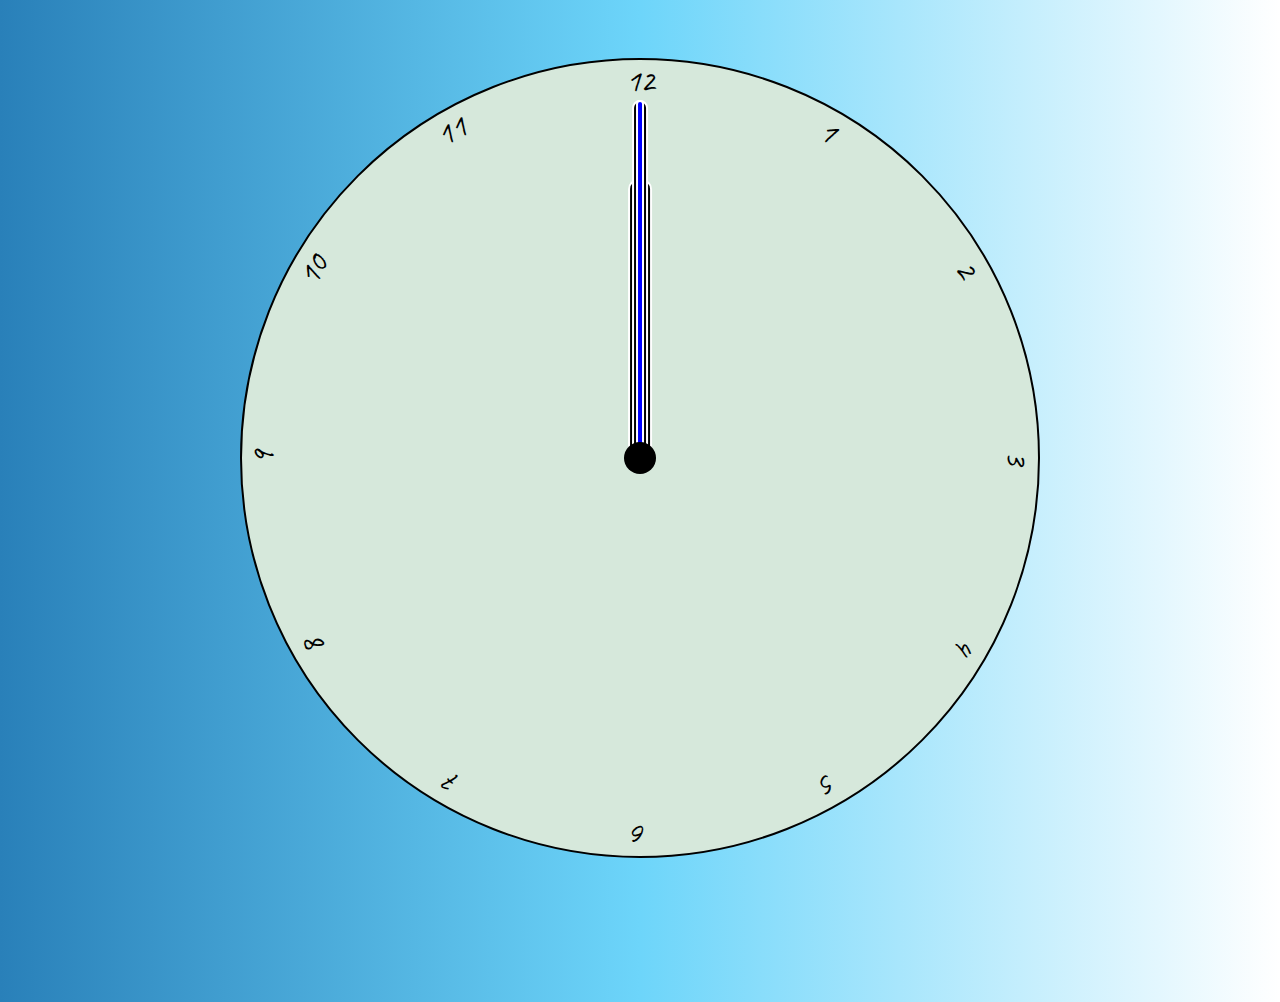
<file: index.html>
<!DOCTYPE html>
<html lang="en">
  <head>
    <meta charset="UTF-8" />
    <meta http-equiv="X-UA-Compatible" content="IE=edge" />
    <meta name="viewport" content="width=device-width, initial-scale=1.0" />
    <link rel="preconnect" href="https://fonts.googleapis.com" />
    <link rel="preconnect" href="https://fonts.gstatic.com" crossorigin />
    <link
      href="https://fonts.googleapis.com/css2?family=Caveat:wght@600&family=Darumadrop+One&family=Lobster&family=Merriweather:wght@700&family=Poppins:wght@100&display=swap"
      rel="stylesheet"
    />
    <link rel="stylesheet" href="style.css" />
    <script src="script.js"></script>
    <title>Document</title>
  </head>
  <body>    
    <div class="clock">
      <div class="hand hour" id="test1" data-hour-hand></div>
      <div class="hand minute"></div>
      <div class="hand second"></div>
      <div class="number number1">1</div>
      <div class="number number2">2</div>
      <div class="number number3">3</div>
      <div class="number number4">4</div>
      <div class="number number5">5</div>
      <div class="number number6">6</div>
      <div class="number number7">7</div>
      <div class="number number8">8</div>
      <div class="number number9">9</div>
      <div class="number number10">10</div>
      <div class="number number11">11</div>
      <div class="number number12">12</div>
    </div>
  </body>
</html>
</file>
<file: style.css>
*{
  box-sizing: border-box;
  /* font-family: 'Lobster', cursive;   */  
  font-family: 'Caveat', cursive;  
  
}

body{
  background: linear-gradient(to right, #2980B9, #6DD5FA, #FFFFFF);  
  display: flex;
  justify-content: center;
  align-items: center;
  min-height: 100vh;  
  overflow: hidden;

}

.clock{    
  width: 800px;
  height: 800px;
  background-color:#D6E8DB;
  border-radius: 50%;
  border: 2px solid black;  
  position: relative
}

.clock::before{
  content: "";
  position: absolute;
  background-color: black;
  width: 2rem;
  height: 2rem;
  z-index: 11;
  top:50%;
  left: 50%;
  transform: translate(-50%,-50%);
  border-radius: 50%;
}

.clock .number{  
  position: absolute;
  width: 100%;  
  height: 100%;  
  text-align: center;     
  font-size: 2rem;
}

.clock .number1 {transform: rotate(30deg)}
.clock .number2 {transform: rotate(60deg)}
.clock .number3 {transform: rotate(90deg)}
.clock .number4 {transform: rotate(120deg)}
.clock .number5 {transform: rotate(150deg)}
.clock .number6 {transform: rotate(180deg)}
.clock .number7 {transform: rotate(210deg)}
.clock .number8 {transform: rotate(240deg)}
.clock .number9 {transform: rotate(270deg)}
.clock .number10 {transform: rotate(300deg)}
.clock .number11 {transform: rotate(330deg)}



.clock .hand{
  --rotation:0;
  border: 1px solid white;
  border-top-left-radius: 10px;
  border-top-right-radius: 10px;  
  bottom: 50%;  
  left:50%;  
  background-color: black;
  border: 2px solid white;  
  transform:translateX(-50%) rotate(calc(var(--rotation) * 1deg));  
  transform-origin: bottom;
  
}

.clock .hour{  
  
  position: absolute;  
  width: 3%;  
  height: 35%;    
  
}

.clock .minute{
  position: absolute;
  background-color: black;
  width: 2%;  
  height: 45%;    
}


.clock .second{
  position: absolute;    
  width: 1%;  
  height: 45%;  
  background-color: blue;
  
}
</file>
